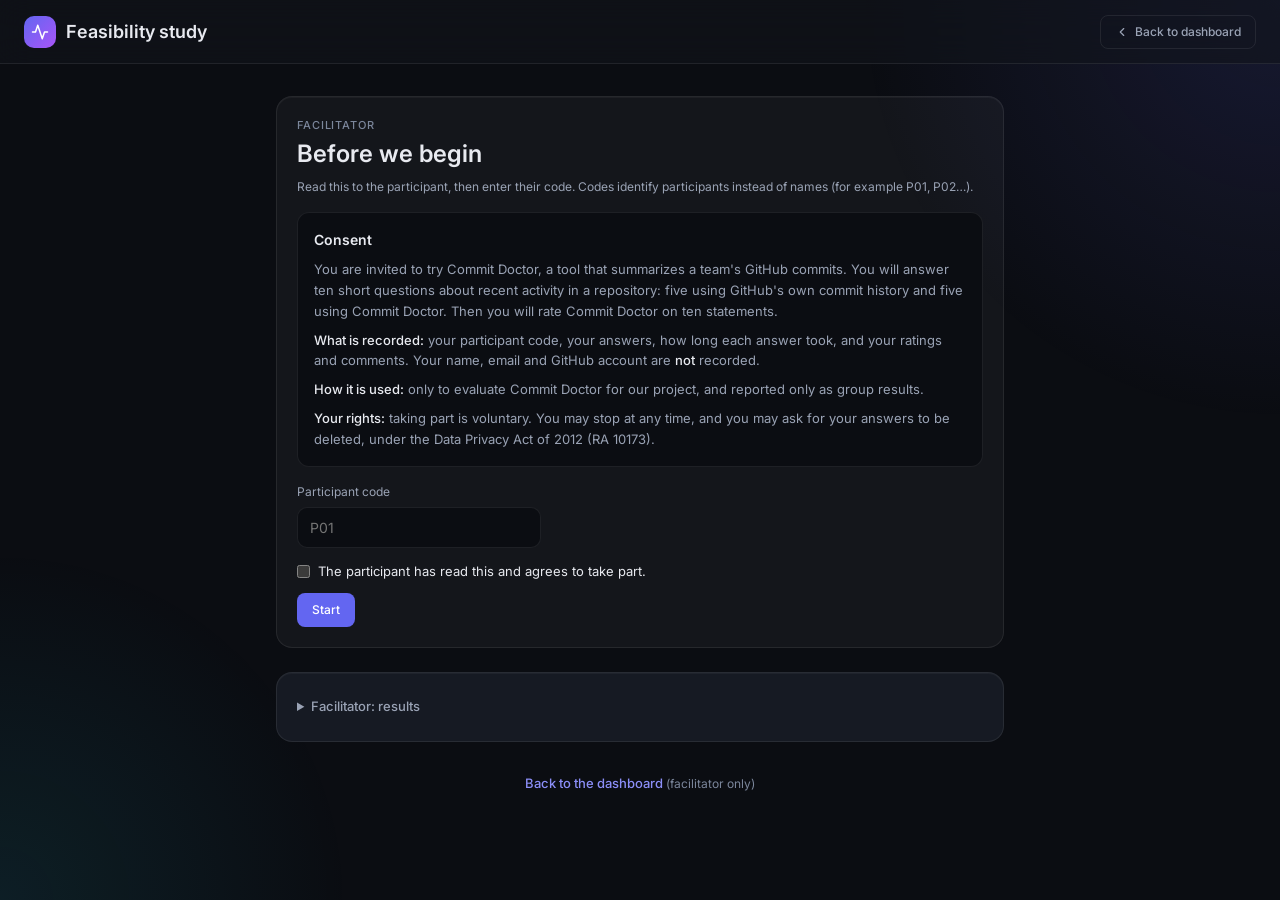
<file: public/study.html>
<!doctype html>
<html lang="en">
<head>
<meta charset="utf-8">
<meta name="viewport" content="width=device-width, initial-scale=1">
<title>Feasibility study · Commit Doctor</title>
<link rel="icon" href="data:image/svg+xml,%3Csvg xmlns='http://www.w3.org/2000/svg' viewBox='0 0 24 24'%3E%3Cpath d='M22 12h-4l-3 9L9 3l-3 9H2' fill='none' stroke='%236366F1' stroke-width='2.4' stroke-linecap='round' stroke-linejoin='round'/%3E%3C/svg%3E">
<link rel="preconnect" href="https://fonts.googleapis.com">
<link rel="preconnect" href="https://fonts.gstatic.com" crossorigin>
<link href="https://fonts.googleapis.com/css2?family=Inter:wght@400;500;600&family=JetBrains+Mono&display=swap" rel="stylesheet">
<link rel="stylesheet" href="css/styles.css">
</head>
<body>
  <!-- No dashboard navigation here, so participants in the GitHub-only part aren't shown Commit Doctor. -->
  <header class="study-top">
    <div class="logo"><span class="logo-tile"><svg class="ic" width="18" height="18" viewBox="0 0 24 24" fill="none" stroke="currentColor" stroke-width="2" stroke-linecap="round" stroke-linejoin="round" aria-hidden="true"><path d="M22 12h-4l-3 9L9 3l-3 9H2"/></svg></span><span class="name">Feasibility study</span></div>
    <span class="spacer"></span>
    <span class="pill" id="progress" style="--c:#6366F1" aria-live="polite" hidden></span>
    <a class="btn" href="index.html" id="back-link"><svg class="ic" width="14" height="14" viewBox="0 0 24 24" fill="none" stroke="currentColor" stroke-width="2" stroke-linecap="round" stroke-linejoin="round" aria-hidden="true"><path d="M15 6l-6 6 6 6"/></svg> Back to dashboard</a>
  </header>

  <main class="study-main">
    <!-- 1. Facilitator: participant code and consent -->
    <section class="card" id="screen-start">
      <p class="eyebrow">Facilitator</p>
      <h1 class="study-title">Before we begin</h1>
      <p class="hint">Read this to the participant, then enter their code. Codes identify participants instead of names (for example P01, P02…).</p>
      <div class="consent" id="consent-text">
        <h2>Consent</h2>
        <p>You are invited to try Commit Doctor, a tool that summarizes a team's GitHub commits. You will answer ten short questions about recent activity in a repository: five using GitHub's own commit history and five using Commit Doctor. Then you will rate Commit Doctor on ten statements.</p>
        <p><strong>What is recorded:</strong> your participant code, your answers, how long each answer took, and your ratings and comments. Your name, email and GitHub account are <strong>not</strong> recorded.</p>
        <p><strong>How it is used:</strong> only to evaluate Commit Doctor for our project, and reported only as group results.</p>
        <p><strong>Your rights:</strong> taking part is voluntary. You may stop at any time, and you may ask for your answers to be deleted, under the Data Privacy Act of 2012 (RA 10173).</p>
      </div>
      <form id="start-form" novalidate>
        <div class="field" style="max-width:220px"><label for="code-input">Participant code</label><input type="text" id="code-input" maxlength="16" autocomplete="off" spellcheck="false" placeholder="P01"></div>
        <label class="check"><input type="checkbox" id="consent-input"> The participant has read this and agrees to take part.</label>
        <div class="dialog-actions" style="justify-content:flex-start"><button type="submit" class="btn btn-primary">Start</button></div>
        <p class="form-error" id="start-error" role="alert" hidden></p>
      </form>
    </section>

    <!-- 2. Instructions for one part -->
    <section class="card" id="screen-block" hidden>
      <p class="eyebrow" id="block-eyebrow"></p>
      <h1 class="study-title" id="block-title"></h1>
      <p class="lead" id="block-text"></p>
      <p><a class="btn" id="block-link" target="_blank" rel="noopener"></a></p>
      <p class="hint" style="margin-top:12px">Keep that tab open next to this one. Each question is timed from when it appears, so take your time but don't wait between them.</p>
      <div class="dialog-actions" style="justify-content:flex-start;margin-top:16px"><button type="button" class="btn btn-primary" id="block-start">Show the first question</button></div>
    </section>

    <!-- 3. One question at a time -->
    <section class="card" id="screen-task" hidden>
      <p class="eyebrow" id="task-eyebrow"></p>
      <form id="task-form" novalidate>
        <h1 class="study-q" id="task-prompt"></h1>
        <div id="task-input"></div>
        <p class="hint" id="task-reminder"></p>
        <div class="dialog-actions" style="justify-content:flex-start;margin-top:16px"><button type="submit" class="btn btn-primary" id="task-next" disabled>Next</button></div>
        <p class="form-error" id="task-error" role="alert" hidden></p>
      </form>
    </section>

    <!-- 4. SUS questionnaire -->
    <section class="card" id="screen-sus" hidden>
      <p class="eyebrow">Last step</p>
      <h1 class="study-title">About Commit Doctor</h1>
      <p class="hint">How much do you agree with each statement? Answer quickly; your first reaction is best.</p>
      <form id="sus-form" novalidate>
        <ol class="sus" id="sus-items"></ol>
        <div class="field"><label for="c-helped">What helped you most in Commit Doctor?</label><textarea id="c-helped" rows="2" maxlength="2000"></textarea></div>
        <div class="field"><label for="c-confusing">What was confusing or missing?</label><textarea id="c-confusing" rows="2" maxlength="2000"></textarea></div>
        <div class="field"><label for="c-other">Anything else?</label><textarea id="c-other" rows="2" maxlength="2000"></textarea></div>
        <div class="dialog-actions" style="justify-content:flex-start"><button type="submit" class="btn btn-primary">Finish</button></div>
        <p class="form-error" id="sus-error" role="alert" hidden></p>
      </form>
    </section>

    <!-- 5. Done -->
    <section class="card" id="screen-done" hidden>
      <h1 class="study-title">Thank you!</h1>
      <p class="lead">That's everything. Please hand the device back to the facilitator.</p>
      <div class="dialog-actions" style="justify-content:flex-start"><button type="button" class="btn" id="next-participant">Start the next participant</button></div>
    </section>

    <!-- Facilitator results -->
    <section class="card solid">
      <details class="disclosure" id="results">
        <summary>Facilitator: results</summary>
        <p class="form-error" id="results-error" role="alert" hidden style="margin-top:12px"></p>
        <div id="results-body" class="section-gap" style="margin-top:12px"><p class="note">Open to load. Needs the admin token if one is set.</p></div>
      </details>
    </section>
    <p class="footnote" id="back-foot"><a class="link" href="index.html">Back to the dashboard</a> (facilitator only)</p>
  </main>

  <div class="toast" id="toast" role="status" aria-live="polite" hidden></div>
  <script src="js/api.js"></script>
  <script src="js/study.js"></script>
</body>
</html>
</file>
<file: public/css/styles.css>
/* Commit Doctor (ComDoc). Dark mode by default.
   Tokens mirror the Figma file. --fog is lightened slightly from the Figma value (#5F6980)
   so small muted text reaches WCAG AA contrast. */
:root {
  --void: #0B0D12; --graphite: #11141B; --slate: #161A23;
  --frost: rgba(255,255,255,.04); --hair: rgba(255,255,255,.08);
  --snow: #E8EAF0; --mist: #9AA3B5; --fog: #7B869B;
  --indigo: #6366F1; --cyan: #22D3EE; --violet: #A855F7; --violet-text: #C084FC;
  --sky: #60A5FA; --amber: #F59E0B; --coral: #F87171; --mint: #34D399;
  --aurora: linear-gradient(135deg, #6366F1, #A855F7, #22D3EE);
  --mono: 'JetBrains Mono', ui-monospace, SFMono-Regular, Menlo, Consolas, monospace;
}
* { box-sizing: border-box; margin: 0; }
html { color-scheme: dark; }
body {
  font: 14px/1.5 Inter, system-ui, -apple-system, 'Segoe UI', Roboto, sans-serif;
  background: var(--void); color: var(--snow); min-height: 100vh; -webkit-font-smoothing: antialiased;
}
body::before {
  content: ""; position: fixed; inset: 0; z-index: -1; pointer-events: none;
  background:
    radial-gradient(600px 600px at 100% 0, rgba(99,102,241,.14), transparent 70%),
    radial-gradient(500px 500px at 0 100%, rgba(34,211,238,.09), transparent 70%);
}
a { color: inherit; text-decoration: none; }
button, input, select { font: inherit; color: inherit; }
button { background: none; border: 0; cursor: pointer; }
:focus-visible { outline: 2px solid var(--cyan); outline-offset: 2px; }
[hidden] { display: none !important; }
.visually-hidden { position: absolute; width: 1px; height: 1px; overflow: hidden; clip: rect(0 0 0 0); white-space: nowrap; }
.ic { flex: none; }
code, .mono { font-family: var(--mono); }

/* ---------- App shell ---------- */
.app { display: grid; grid-template-columns: 240px minmax(0, 1fr); min-height: 100vh; }
.sidebar {
  position: sticky; top: 0; height: 100vh; display: flex; flex-direction: column; gap: 4px;
  padding: 20px 12px; background: var(--graphite); border-right: 1px solid var(--hair);
}
.logo { display: flex; align-items: center; gap: 10px; padding: 0 8px 20px; font-size: 18px; font-weight: 600; }
.logo-tile { width: 32px; height: 32px; border-radius: 10px; background: linear-gradient(135deg, var(--indigo), var(--violet)); display: grid; place-items: center; color: #fff; }
.nav-item { display: flex; align-items: center; gap: 12px; padding: 10px 12px; border-radius: 10px; color: var(--mist); font-weight: 500; }
.nav-item:hover { background: rgba(255,255,255,.04); color: var(--snow); }
.nav-item[aria-current="page"] { background: rgba(99,102,241,.14); color: var(--snow); box-shadow: inset 3px 0 0 var(--indigo); }
.nav-item[aria-current="page"] .ic { color: var(--indigo); }
.nav-item.is-disabled { opacity: .5; cursor: not-allowed; }
.nav-item.is-disabled:hover { background: none; color: var(--mist); }
.nav-item .badge, .nav-item .soon { margin-left: auto; }
.soon { font-size: 10px; letter-spacing: .06em; text-transform: uppercase; color: var(--fog); }
.sidebar-foot { margin-top: auto; display: grid; gap: 12px; }
.account { display: flex; align-items: center; gap: 10px; padding: 4px; }
.account small { display: block; color: var(--fog); font-size: 11px; }
.main { min-width: 0; }
.topbar {
  position: sticky; top: 0; z-index: 20; display: flex; align-items: center; gap: 12px; height: 64px; padding: 0 24px;
  background: rgba(17,20,27,.6); backdrop-filter: blur(16px); -webkit-backdrop-filter: blur(16px); border-bottom: 1px solid var(--hair);
}
.select-wrap { position: relative; display: flex; align-items: center; background: var(--slate); border: 1px solid var(--hair); border-radius: 10px; color: var(--mist); }
.select-wrap .ic { position: absolute; left: 10px; pointer-events: none; }
.select-wrap select { appearance: none; background: none; border: 0; padding: 8px 12px 8px 34px; font-weight: 500; color: var(--snow); border-radius: 10px; cursor: pointer; }
.select-wrap select option { background: var(--slate); }
.search { display: flex; align-items: center; gap: 8px; width: 360px; max-width: 100%; height: 38px; padding: 0 12px; background: var(--frost); border: 1px solid var(--hair); border-radius: 10px; color: var(--fog); }
.search input { flex: 1; min-width: 0; background: none; border: 0; outline: 0; color: var(--snow); }
.search input::placeholder { color: var(--fog); }
.search:focus-within { border-color: var(--indigo); }
.kbd { font: 11px var(--mono); padding: 1px 6px; border-radius: 6px; background: rgba(154,163,181,.14); color: var(--mist); }
.spacer { flex: 1; }
.icon-btn { position: relative; width: 38px; height: 38px; display: grid; place-items: center; border-radius: 10px; color: var(--mist); }
.icon-btn:hover { background: rgba(255,255,255,.05); color: var(--snow); }
.dot-unread { position: absolute; top: 8px; right: 9px; width: 8px; height: 8px; border-radius: 50%; background: var(--coral); box-shadow: 0 0 0 2px var(--graphite); }
.content { max-width: 1264px; margin: 0 auto; padding: 32px; display: grid; gap: 24px; }
.page-head { display: flex; align-items: flex-end; justify-content: space-between; gap: 16px; flex-wrap: wrap; }
.page-head h1 { font-size: 28px; line-height: 1.2; font-weight: 600; }
.page-head p { color: var(--mist); margin-top: 4px; }
.crumbs { display: flex; align-items: center; gap: 6px; color: var(--mist); font-size: 13px; }
.crumbs a:hover { color: var(--snow); }
.seg { display: inline-flex; padding: 3px; border: 1px solid var(--hair); border-radius: 10px; background: var(--frost); }
.seg button { padding: 6px 14px; border-radius: 8px; font-size: 12px; font-weight: 500; color: var(--mist); }
.seg button[aria-pressed="true"] { background: rgba(99,102,241,.25); color: var(--snow); }

/* ---------- Primitives ---------- */
.card { background: var(--frost); border: 1px solid var(--hair); border-radius: 16px; padding: 20px; box-shadow: inset 0 1px 0 rgba(255,255,255,.04); min-width: 0; }
.card.solid { background: var(--slate); }
.glass { backdrop-filter: blur(16px); -webkit-backdrop-filter: blur(16px); }
.card h2 { font-size: 16px; font-weight: 600; }
.card-head { display: flex; align-items: center; justify-content: space-between; gap: 12px; flex-wrap: wrap; margin-bottom: 12px; }
.sub { color: var(--mist); font-size: 12px; }
.note { font-size: 11px; color: var(--fog); }
.pill { display: inline-flex; align-items: center; padding: 2px 10px; border-radius: 999px; font-size: 11px; font-weight: 500; white-space: nowrap;
  background: color-mix(in srgb, var(--c, var(--mist)) 14%, transparent); color: var(--c, var(--mist)); }
.pill.mono { font-family: var(--mono); }
.avatar { width: var(--s, 28px); height: var(--s, 28px); border-radius: 50%; background: var(--c); color: var(--ink, #0B0D12);
  display: inline-grid; place-items: center; font-size: calc(var(--s, 28px) * .4); font-weight: 600; flex: none; }
.stack { display: flex; }
.stack .avatar + .avatar { margin-left: -6px; }
.stack .avatar { box-shadow: 0 0 0 2px var(--void); }
.tile { width: 32px; height: 32px; border-radius: 50%; display: grid; place-items: center; flex: none;
  background: color-mix(in srgb, var(--c) 14%, transparent); color: var(--c); }
.btn { padding: 7px 14px; border: 1px solid var(--hair); border-radius: 8px; font-size: 12px; font-weight: 500; color: var(--mist); display: inline-flex; align-items: center; gap: 6px; }
.btn:hover { background: rgba(255,255,255,.05); color: var(--snow); }
.btn-primary { background: var(--indigo); border-color: transparent; color: #fff; }
.btn-primary:hover { background: #5558e6; color: #fff; }
.link { color: #8B8EF7; font-weight: 500; font-size: 13px; }
.link:hover { text-decoration: underline; }
.add { color: var(--sky); }
.del { color: var(--violet-text); }
.cols { display: grid; gap: 16px; align-items: start; }
.cols-feed { grid-template-columns: minmax(0, 1fr) 360px; }
.cols-wide { grid-template-columns: minmax(0, 1fr) 440px; }
.cols-commit { grid-template-columns: minmax(0, 1fr) 420px; }
.cols-2 { grid-template-columns: 1fr 1fr; }
.cols-stretch { align-items: stretch; }

/* ---------- Repo rail + stats ---------- */
.rail { display: grid; grid-template-columns: repeat(auto-fit, minmax(240px, 1fr)); gap: 16px; }
.repo { display: grid; gap: 6px; padding: 16px; }
.repo-top { display: flex; justify-content: space-between; align-items: center; }
.repo-top strong { font-size: 16px; font-weight: 600; }
.repo-lang { display: flex; align-items: center; gap: 6px; color: var(--mist); font-size: 12px; }
.repo-lang i { width: 8px; height: 8px; border-radius: 50%; background: var(--c); }
.status-dot { width: 10px; height: 10px; border-radius: 50%; background: var(--mint); box-shadow: 0 0 8px rgba(52,211,153,.6); }
.status-dot.warn { background: var(--amber); box-shadow: 0 0 8px rgba(245,158,11,.6); }
.repo-add { border: 1px dashed rgba(255,255,255,.22); border-radius: 16px; display: grid; place-items: center; align-content: center; gap: 6px; color: var(--mist); font-weight: 500; min-height: 96px; }
.repo-add:hover { background: var(--frost); color: var(--snow); }
.stats { display: grid; grid-template-columns: repeat(4, minmax(0, 1fr)); gap: 16px; }
.stat-label { font-size: 11px; letter-spacing: .06em; text-transform: uppercase; color: var(--mist); font-weight: 500; }
.stat-row { display: flex; justify-content: space-between; align-items: center; gap: 8px; margin: 8px 0; }
.stat-value { font-size: 24px; font-weight: 600; line-height: 1.2; }

/* ---------- AI summary ---------- */
.ai { position: relative; padding: 24px; border-radius: 16px; background: linear-gradient(rgba(99,102,241,.1), rgba(99,102,241,.06)), rgba(11,13,18,.6); }
.ai::before { content: ""; position: absolute; inset: 0; padding: 1px; border-radius: inherit; background: var(--aurora); pointer-events: none;
  -webkit-mask: linear-gradient(#000 0 0) content-box, linear-gradient(#000 0 0); -webkit-mask-composite: xor; mask-composite: exclude; }
.ai-title { display: flex; gap: 8px; align-items: center; flex-wrap: wrap; }
.ai-title h2 { font-size: 16px; }
.ai-icon { color: var(--violet); }
.ai p { font-size: 15px; line-height: 24px; margin: 12px 0; }
.ai p.lead { font-size: 20px; line-height: 28px; font-weight: 600; }
.ai p.note, .ai p.hint { font-size: 12px; line-height: 1.6; margin: 8px 0 0; }
.ai-foot { display: flex; gap: 8px; align-items: center; flex-wrap: wrap; }

/* ---------- Feed / notifications / files / people ---------- */
.day { font-size: 11px; letter-spacing: .08em; text-transform: uppercase; color: var(--fog); margin: 14px 8px 0; }
.feed-item { display: flex; gap: 12px; padding: 14px 8px; border-radius: 12px; align-items: flex-start; }
.feed-item:hover { background: rgba(255,255,255,.03); }
.node { width: 10px; height: 10px; border-radius: 50%; background: var(--c); margin-top: 8px; flex: none; }
.fi-body { display: grid; gap: 4px; min-width: 0; flex: 1; }
.fi-body strong { font-weight: 600; }
.raw { font: 12px var(--mono); color: var(--fog); overflow: hidden; text-overflow: ellipsis; white-space: nowrap; }
.meta { display: flex; gap: 10px; align-items: center; flex-wrap: wrap; font-size: 12px; color: var(--mist); }
.fi-go { opacity: 0; align-self: center; color: var(--mist); transition: opacity .15s; }
.feed-item:hover .fi-go, .feed-item:focus-visible .fi-go { opacity: 1; }
.notif { display: flex; gap: 12px; align-items: center; padding: 10px 0; }
.notif b { font-weight: 500; display: block; }
.notif small { color: var(--mist); font-size: 12px; }
.notif .time { margin-left: auto; color: var(--fog); font-size: 12px; white-space: nowrap; }
.notif .unread-dot { width: 8px; height: 8px; border-radius: 50%; background: var(--indigo); flex: none; }
.notif-list.roomy .notif { padding: 14px 0; border-top: 1px solid var(--hair); }
.file-row { display: grid; grid-template-columns: minmax(120px, 200px) minmax(0, 1fr) 28px; gap: 12px; align-items: center; padding: 6px 0; }
.file-row code { font-size: 13px; overflow: hidden; text-overflow: ellipsis; white-space: nowrap; }
.track { height: 6px; border-radius: 3px; background: rgba(255,255,255,.06); overflow: hidden; }
.track i { display: block; height: 100%; width: var(--w); border-radius: 3px; background: linear-gradient(90deg, var(--indigo), var(--cyan)); }
.count { font-size: 12px; color: var(--mist); text-align: right; }
.person { display: flex; align-items: center; gap: 10px; padding: 6px 0; }
.person .areas { margin-left: auto; display: flex; gap: 6px; flex-wrap: wrap; justify-content: flex-end; }

/* ---------- Tabs, chips ---------- */
.tabs { display: flex; gap: 6px; flex-wrap: wrap; }
.tabs.pills button { padding: 6px 14px; border-radius: 8px; color: var(--mist); font-weight: 500; font-size: 13px; }
.tabs.pills button[aria-selected="true"] { background: rgba(99,102,241,.25); color: var(--snow); }
.tabs.underline { gap: 24px; border-bottom: 1px solid var(--hair); }
.tabs.underline button { padding: 0 2px 10px; margin-bottom: -1px; color: var(--mist); font-weight: 500; border-bottom: 2px solid transparent; }
.tabs.underline button[aria-selected="true"] { color: var(--snow); border-color: var(--indigo); }
.chips { display: flex; gap: 8px; flex-wrap: wrap; }
.chip { padding: 5px 12px; border-radius: 999px; font-size: 12px; font-weight: 500; background: rgba(154,163,181,.12); color: var(--mist); }
.chip[aria-pressed="true"] { background: rgba(99,102,241,.22); color: var(--snow); }

/* ---------- Repository + commit details ---------- */
.info-row { display: flex; gap: 10px; align-items: center; flex-wrap: wrap; margin: 12px 0; color: var(--mist); font-size: 12px; }
.langbar { display: flex; height: 6px; border-radius: 3px; overflow: hidden; margin: 12px 0 6px; }
.langbar i { flex: var(--p); background: var(--c); }
.chart { width: 100%; height: auto; display: block; }
.legend { display: flex; gap: 14px; font-size: 11px; color: var(--mist); margin-top: 4px; }
.legend i { display: inline-block; width: 8px; height: 8px; border-radius: 2px; margin-right: 6px; background: var(--c); }
.treemap { display: grid; grid-template-columns: repeat(6, 1fr); grid-auto-rows: 44px; gap: 4px; }
.tm { grid-column: span var(--cs); grid-row: span var(--rs); padding: 10px; border-radius: 8px; display: flex; flex-direction: column; gap: 2px; overflow: hidden;
  background: color-mix(in srgb, var(--c) 22%, transparent); border: 1px solid color-mix(in srgb, var(--c) 40%, transparent); }
.tm b { font-size: 12px; font-weight: 500; }
.tm span { font-size: 11px; color: var(--mist); white-space: nowrap; overflow: hidden; text-overflow: ellipsis; }
.codeblock { font: 13px/1.6 var(--mono); color: var(--mist); background: var(--void); border: 1px solid var(--hair); border-radius: 10px; padding: 16px; white-space: pre-wrap; overflow-wrap: anywhere; position: relative; }
.big { font-size: 24px; font-weight: 600; line-height: 1.2; }
.split { display: flex; height: 10px; border-radius: 6px; overflow: hidden; background: rgba(255,255,255,.06); }
.split i { flex: var(--p); background: var(--c); }
.table-wrap { overflow-x: auto; }
.table { width: 100%; border-collapse: collapse; min-width: 560px; }
.table th { font-size: 11px; letter-spacing: .06em; text-transform: uppercase; color: var(--fog); text-align: left; font-weight: 500; padding: 8px; }
.table td { padding: 10px 8px; border-top: 1px solid var(--hair); vertical-align: middle; font-size: 13px; }
.table code { font-size: 13px; }
.digest ul { list-style: none; display: grid; gap: 6px; margin: 8px 0 12px; padding: 0; color: var(--mist); }
.digest li::before { content: "•"; margin-right: 8px; color: var(--fog); }
.digest p { line-height: 22px; }
.stack-col { display: grid; gap: 16px; }
.empty { color: var(--mist); padding: 24px 0; text-align: center; }
.footnote { text-align: center; color: var(--fog); font-size: 12px; padding: 8px 0 0; }

/* ---------- Toast + dialog ---------- */
.toast { position: fixed; left: 50%; bottom: 24px; transform: translateX(-50%); background: var(--slate); border: 1px solid var(--hair); padding: 10px 16px; border-radius: 10px; font-size: 13px; box-shadow: 0 8px 30px rgba(0,0,0,.5); z-index: 100; max-width: calc(100% - 32px); }
dialog { background: var(--slate); color: var(--snow); border: 1px solid var(--hair); border-radius: 16px; padding: 24px; max-width: 420px; width: calc(100% - 32px); margin: auto; }
dialog::backdrop { background: rgba(0,0,0,.6); backdrop-filter: blur(4px); }
dialog h2 { font-size: 18px; margin-bottom: 4px; }
.field { display: grid; gap: 6px; margin: 14px 0; }
.field label { font-size: 12px; color: var(--mist); }
.field input { background: var(--void); border: 1px solid var(--hair); border-radius: 10px; padding: 9px 12px; }
.field input:focus { outline: 2px solid var(--indigo); border-color: transparent; }
.dialog-actions { display: flex; justify-content: flex-end; gap: 8px; margin-top: 8px; }

/* ---------- Commit Doctor additions (forms, day picker, views, study) ---------- */
.btn:disabled, .btn[aria-disabled="true"] { opacity: .5; cursor: not-allowed; }
.btn-danger { color: var(--coral); border-color: color-mix(in srgb, var(--coral) 40%, transparent); }
.btn-danger:hover { background: color-mix(in srgb, var(--coral) 12%, transparent); color: var(--coral); }
.text-btn { color: #8B8EF7; font-weight: 500; font-size: 12px; padding: 0; }
.text-btn:hover { text-decoration: underline; }
.text-btn:disabled { color: var(--fog); text-decoration: none; cursor: default; }
.field select, .field textarea, .input { background: var(--void); border: 1px solid var(--hair); border-radius: 10px; padding: 9px 12px; color: var(--snow); width: 100%; }
.field textarea { resize: vertical; }
.input:focus, .field select:focus, .field textarea:focus { outline: 2px solid var(--indigo); border-color: transparent; }
.field-row { display: flex; gap: 8px; align-items: center; flex-wrap: wrap; }
.field-row .input { flex: 1; min-width: 160px; width: auto; }
.choice { border: 0; padding: 0; margin: 14px 0; display: grid; gap: 8px; }
.choice legend { font-size: 12px; color: var(--mist); margin-bottom: 6px; }
.choice label { display: flex; gap: 8px; align-items: flex-start; font-size: 13px; cursor: pointer; }
.choice input { margin-top: 3px; accent-color: var(--indigo); }
.hint { color: var(--mist); font-size: 12px; line-height: 1.6; }
.hint code, .note code, p code, li code, dd code { font-size: 12px; background: rgba(255,255,255,.06); padding: 1px 5px; border-radius: 4px; overflow-wrap: anywhere; }
.form-error { color: var(--coral); font-size: 12px; margin-top: 8px; }
.steps { padding-left: 20px; display: grid; gap: 4px; color: var(--mist); font-size: 13px; margin: 8px 0; }
.steps a, .hint a, .note a, .lead a { color: #8B8EF7; }
details.disclosure > summary { cursor: pointer; color: var(--mist); font-size: 13px; font-weight: 500; padding: 4px 0; }
details.disclosure[open] > summary { margin-bottom: 8px; }
.kv { display: grid; grid-template-columns: max-content minmax(0, 1fr); gap: 6px 16px; font-size: 13px; margin: 8px 0; }
.kv dt { color: var(--mist); }
.kv dd { margin: 0; min-width: 0; display: flex; gap: 8px; align-items: center; flex-wrap: wrap; }
dialog.wide { max-width: 560px; }

/* status line with a coloured dot */
.status-line { display: flex; gap: 10px; align-items: flex-start; font-size: 13px; line-height: 1.6; }
.status-line .status-dot { margin-top: 6px; flex: none; }
/* The text takes the room it needs; the buttons drop below it on narrow screens. */
.status-line { flex-wrap: wrap; }
.status-line > div:not(.field-row) { flex: 1 1 260px; min-width: 0; }
.status-line > .field-row { flex: 0 0 auto; }
@media (max-width: 640px) { .status-line > .field-row { flex-basis: 100%; padding-left: 18px; } }
.status-dot.bad { background: var(--coral); box-shadow: 0 0 8px rgba(248,113,113,.6); }
.status-dot.idle { background: var(--fog); box-shadow: none; }

/* day picker */
.daynav { display: inline-flex; align-items: center; gap: 4px; padding: 3px; border: 1px solid var(--hair); border-radius: 10px; background: var(--frost); }
.daynav button { width: 30px; height: 30px; border-radius: 8px; color: var(--mist); display: grid; place-items: center; }
.daynav button:hover:not(:disabled) { background: rgba(255,255,255,.06); color: var(--snow); }
.daynav button:disabled { opacity: .35; cursor: default; }
.daynav input { background: none; border: 0; color: var(--snow); font: 500 13px Inter, system-ui, sans-serif; padding: 4px 6px; color-scheme: dark; }
.daynav .today { width: auto; padding: 0 10px; font-size: 12px; font-weight: 500; }
.head-actions { display: flex; gap: 12px; align-items: center; flex-wrap: wrap; }

/* stat cards */
.stat-value small { font-size: 13px; font-weight: 500; color: var(--mist); margin-left: 4px; }
.stat .trend-up { color: var(--mint); }
.stat .trend-down { color: var(--amber); }

/* commits-per-day bars (each day is a button) */
.daybars { display: grid; grid-template-columns: repeat(var(--n), minmax(0, 1fr)); gap: 4px; align-items: end; height: 140px; }
.daybar { height: 100%; display: flex; flex-direction: column; justify-content: flex-end; align-items: center; gap: 4px; border-radius: 6px; padding: 2px 0; }
.daybar:hover { background: rgba(255,255,255,.03); }
.daybar i { display: block; width: min(22px, 80%); min-height: 2px; height: var(--h); border-radius: 4px 4px 2px 2px; background: var(--indigo); opacity: .55; }
.daybar[aria-pressed="true"] i { opacity: 1; background: linear-gradient(var(--violet), var(--indigo)); }
.daybar[aria-pressed="true"] { background: rgba(99,102,241,.1); }
.daybar b { font-size: 10px; font-weight: 500; color: var(--mist); }
.daybar-scale { display: grid; grid-template-columns: repeat(var(--n), minmax(0, 1fr)); gap: 4px; margin-top: 6px; font-size: 10px; color: var(--fog); text-align: center; }
.daybar-scale span { position: relative; }
.daybar-scale .saved::after { content: ""; position: absolute; left: 50%; bottom: -6px; width: 4px; height: 4px; margin-left: -2px; border-radius: 50%; background: var(--mint); }

/* digest view */
.digest-list { list-style: none; padding: 0; margin: 0 0 16px; display: grid; gap: 8px; }
.digest-list li { display: flex; gap: 10px; line-height: 1.6; }
.digest-list li::before { content: ""; width: 6px; height: 6px; border-radius: 50%; background: var(--fog); margin-top: 9px; flex: none; }
.digest-list li[data-tone="bad"]::before { background: var(--amber); }
.digest-list li[data-tone="ok"]::before { background: var(--mint); }
.tiles { display: grid; grid-template-columns: repeat(4, minmax(0, 1fr)); gap: 12px; margin-bottom: 16px; }
.tile-box { background: var(--void); border: 1px solid var(--hair); border-radius: 12px; padding: 12px; display: grid; gap: 2px; }
.tile-box b { font-size: 20px; font-weight: 600; }
.tile-box span { font-size: 11px; color: var(--mist); }
.flag-item { display: flex; gap: 12px; align-items: flex-start; padding: 10px 0; border-top: 1px solid var(--hair); }
.flag-item:first-child { border-top: 0; }
.flag-item b { display: block; font-weight: 500; }
.flag-item small { color: var(--mist); font-size: 12px; }

/* team view */
.people { display: grid; grid-template-columns: repeat(auto-fill, minmax(240px, 1fr)); gap: 12px; }
.person-card { background: var(--void); border: 1px solid var(--hair); border-radius: 12px; padding: 14px; display: grid; gap: 10px; }
.person-card.idle { opacity: .75; }
.person-head { display: flex; gap: 10px; align-items: center; }
.person-head .who { min-width: 0; flex: 1; }
.person-head .who b { display: block; font-weight: 600; overflow: hidden; text-overflow: ellipsis; white-space: nowrap; }
.person-head .who small { color: var(--fog); font-size: 11px; }
.person-num { display: flex; align-items: baseline; gap: 6px; }
.person-num b { font-size: 24px; font-weight: 600; }
.person-num span { color: var(--mist); font-size: 12px; }
.person-meta { font-size: 12px; color: var(--mist); display: flex; flex-wrap: wrap; gap: 4px 10px; }

/* timeline view */
.hours { display: grid; grid-template-columns: repeat(24, minmax(0, 1fr)); gap: 3px; align-items: end; height: 90px; }
.hours i { display: block; min-height: 2px; border-radius: 3px 3px 1px 1px; background: linear-gradient(var(--cyan), var(--indigo)); }
.hours i[data-n="0"] { background: rgba(255,255,255,.06); }
.hour-scale { display: flex; justify-content: space-between; font-size: 10px; color: var(--fog); margin: 6px 0 16px; }
.period { font-size: 11px; letter-spacing: .08em; text-transform: uppercase; color: var(--fog); margin: 16px 8px 0; font-weight: 500; }
.period span { text-transform: none; letter-spacing: 0; }

/* intent tags */
.intent.unsure { opacity: .75; border: 1px dashed color-mix(in srgb, var(--c) 50%, transparent); }

/* feedback */
.feedback { display: flex; align-items: center; gap: 8px; flex-wrap: wrap; font-size: 12px; color: var(--mist); padding-top: 12px; margin-top: 12px; border-top: 1px solid var(--hair); }
.fb-btn { width: 32px; height: 32px; border-radius: 8px; border: 1px solid var(--hair); }
.fb-btn:hover { background: rgba(255,255,255,.05); }
.fb-btn[aria-pressed="true"] { background: rgba(99,102,241,.25); border-color: transparent; }

/* tables in the system log */
.log-table { width: 100%; border-collapse: collapse; font-size: 12px; }
.log-table th { text-align: left; font-weight: 500; color: var(--fog); padding: 6px 8px; font-size: 11px; text-transform: uppercase; letter-spacing: .05em; white-space: nowrap; }
.log-table td { padding: 8px; border-top: 1px solid var(--hair); vertical-align: top; }
.log-table td.wrap { overflow-wrap: anywhere; min-width: 160px; }
.section-gap { display: grid; gap: 24px; }

/* repository list rows */
.repo-row { display: flex; gap: 12px; align-items: center; padding: 12px 0; border-top: 1px solid var(--hair); flex-wrap: wrap; }
.repo-row:first-child { border-top: 0; }
.repo-row .grow { flex: 1; min-width: 180px; display: grid; gap: 2px; }
.repo-row .grow strong { font-weight: 600; overflow-wrap: anywhere; }
button.card.repo { text-align: left; width: 100%; }
button.card.repo:hover { background: rgba(255,255,255,.06); }
.card.repo[aria-current="true"] { border-color: var(--indigo); box-shadow: inset 0 0 0 1px var(--indigo); }

/* study (standalone, no sidebar) */
.study-top { position: sticky; top: 0; z-index: 20; display: flex; align-items: center; gap: 12px; height: 64px; padding: 0 24px; background: rgba(17,20,27,.6); backdrop-filter: blur(16px); -webkit-backdrop-filter: blur(16px); border-bottom: 1px solid var(--hair); }
.study-top .logo { padding: 0; }
.study-main { max-width: 760px; margin: 0 auto; padding: 32px 16px 64px; display: grid; gap: 24px; }
.eyebrow { font-size: 11px; letter-spacing: .08em; text-transform: uppercase; color: var(--fog); font-weight: 500; }
.study-title { font-size: 24px; line-height: 1.3; font-weight: 600; margin: 4px 0 8px; }
.study-q { font-size: 20px; line-height: 1.4; font-weight: 600; margin: 8px 0 16px; }
.lead { font-size: 15px; line-height: 1.6; margin: 8px 0 16px; }
.consent { background: var(--void); border: 1px solid var(--hair); border-radius: 12px; padding: 16px; margin: 16px 0; display: grid; gap: 8px; font-size: 13px; line-height: 1.6; color: var(--mist); }
.consent h2 { font-size: 14px; color: var(--snow); }
.consent strong { color: var(--snow); font-weight: 500; }
.check { display: flex; gap: 8px; align-items: flex-start; font-size: 13px; margin: 12px 0; cursor: pointer; }
.check input { margin-top: 3px; accent-color: var(--indigo); }
.answers label { padding: 10px 12px; border: 1px solid var(--hair); border-radius: 10px; background: var(--void); }
.answers label:has(input:checked) { border-color: var(--indigo); background: rgba(99,102,241,.12); }
.sus { list-style: none; padding: 0; display: grid; gap: 12px; margin: 16px 0; counter-reset: sus; }
.sus-item { border: 1px solid var(--hair); border-radius: 12px; padding: 14px; background: var(--void); }
.sus-item legend { font-size: 13px; line-height: 1.5; padding: 0 4px; }
.scale { display: grid; grid-template-columns: repeat(5, minmax(0, 1fr)); gap: 6px; margin-top: 10px; }
.scale label { display: grid; justify-items: center; gap: 2px; padding: 8px 4px; border-radius: 8px; border: 1px solid var(--hair); cursor: pointer; text-align: center; }
.scale label:has(input:checked) { border-color: var(--indigo); background: rgba(99,102,241,.18); }
.scale input { position: absolute; opacity: 0; pointer-events: none; }
.scale label:has(input:focus-visible) { outline: 2px solid var(--cyan); outline-offset: 2px; }
.scale span { font-weight: 600; }
.scale small { font-size: 10px; color: var(--mist); line-height: 1.3; }

/* ---------- Responsive ---------- */
/* "?" explanations */
.help { display: inline-grid; place-items: center; width: 16px; height: 16px; margin-left: 6px; border-radius: 50%; border: 1px solid var(--hair);
  background: var(--frost); color: var(--mist); font-size: 10px; font-weight: 600; line-height: 1; padding: 0; vertical-align: 1px; cursor: help; flex: none; position: relative; }
.help:hover, .help:focus-visible { color: var(--snow); border-color: var(--indigo); }
.help::before { content: ''; position: absolute; inset: -8px; } /* bigger tap target */
.help-tip { position: fixed; z-index: 70; max-width: min(300px, calc(100vw - 16px)); padding: 10px 12px; border-radius: 10px; background: #0B0D12;
  border: 1px solid var(--hair); box-shadow: 0 8px 24px rgba(0,0,0,.45); font-size: 12px; line-height: 1.55; color: var(--snow); font-weight: 400;
  text-transform: none; letter-spacing: 0; pointer-events: none; }
/* Day picker: a readable label; the native calendar opens from it */
.daypick { position: relative; display: inline-flex; }
.daynav .daypick button { width: auto; display: inline-flex; align-items: center; gap: 6px; padding: 0 10px; min-height: 32px; color: var(--snow); font-size: 13px; font-weight: 500; white-space: nowrap; }
.daypick input { position: absolute; inset: 0; opacity: 0; pointer-events: none; width: 100%; color-scheme: dark; }
.daypick input.show { position: static; opacity: 1; pointer-events: auto; width: auto; }
.daybar-scale span { white-space: nowrap; overflow: visible; }
/* First-run explainer */
.intro { display: grid; grid-template-columns: repeat(auto-fit, minmax(200px, 1fr)); gap: 16px; }
.intro h3 { font-size: 13px; font-weight: 600; margin-bottom: 4px; }
.intro p { font-size: 12px; color: var(--mist); line-height: 1.55; }

/* Guided tour (js/tour.js) */
.tour-shade { position: fixed; inset: 0; z-index: 80; background: transparent; }
.tour-shade.dim { background: rgba(5,6,10,.68); }
.tour-spot { position: fixed; z-index: 81; border-radius: 14px; pointer-events: none; box-shadow: 0 0 0 9999px rgba(5,6,10,.68), 0 0 0 2px var(--indigo); transition: left .2s, top .2s, width .2s, height .2s; }
.tour-pop { position: fixed; z-index: 82; width: min(380px, calc(100vw - 32px)); padding: 18px 20px 16px; border-radius: 16px; background: var(--slate);
  border: 1px solid rgba(99,102,241,.45); box-shadow: 0 18px 48px rgba(0,0,0,.55); }
.tour-pop.center { left: 50% !important; top: 50% !important; transform: translate(-50%, -50%); width: min(440px, calc(100vw - 32px)); }
.tour-pop h2 { font-size: 16px; font-weight: 600; margin: 6px 0 8px; }
.tour-pop p { font-size: 13px; line-height: 1.6; color: var(--mist); }
.tour-pop .tour-note { margin-top: 10px; padding: 8px 10px; border-radius: 8px; background: var(--frost); border: 1px dashed var(--hair); font-size: 12px; }
.tour-head { display: flex; align-items: center; justify-content: space-between; }
.tour-count { font-size: 11px; letter-spacing: .06em; text-transform: uppercase; color: var(--fog); }
.tour-x { width: 28px; height: 28px; border-radius: 8px; color: var(--mist); font-size: 18px; line-height: 1; margin: -6px -8px 0 0; }
.tour-x:hover { background: rgba(255,255,255,.06); color: var(--snow); }
.tour-progress { height: 3px; border-radius: 2px; background: rgba(255,255,255,.08); margin: 14px 0 12px; overflow: hidden; }
.tour-progress i { display: block; height: 100%; background: var(--aurora); }
.tour-actions { display: flex; align-items: center; gap: 8px; flex-wrap: wrap; }
.tour-actions .spacer { flex: 1; }
.tour-offer { position: fixed; z-index: 75; right: 24px; bottom: 24px; display: flex; gap: 12px; width: min(340px, calc(100vw - 32px)); padding: 16px; border-radius: 14px;
  background: var(--slate); border: 1px solid rgba(99,102,241,.45); box-shadow: 0 14px 40px rgba(0,0,0,.5); }
.tour-offer b { font-weight: 600; }
.tour-offer p { font-size: 12px; color: var(--mist); line-height: 1.55; margin: 4px 0 10px; }
.tour-offer .note { margin: 10px 0 0; }
.tour-offer-icon { flex: none; width: 34px; height: 34px; border-radius: 10px; display: grid; place-items: center; color: #fff; background: var(--indigo); }
button.nav-item { width: 100%; text-align: left; font: inherit; font-weight: 500; }
@media (max-width: 640px) {
  .tour-pop:not(.center) { left: 12px !important; right: 12px; top: auto !important; bottom: 72px; width: auto; }
  .tour-offer { right: 12px; left: 12px; bottom: 72px; width: auto; }
  button.nav-item { width: auto; }
}
@media (prefers-reduced-motion: reduce) { .tour-spot { transition: none; } }

/* Analytics */
.an-chart { margin-top: 8px; overflow: visible; }
.an-chart text { font-family: inherit; font-variant-numeric: tabular-nums; }
.hit { cursor: crosshair; }
.hit.on { fill: rgba(255,255,255,.05); }
.an-legend { flex-wrap: wrap; row-gap: 6px; margin: 2px 0 4px; }
.an-legend i.ln { width: 14px; height: 2px; border-radius: 1px; vertical-align: middle; }
.an-legend i.dt { border-radius: 50%; }
.an-table { margin-top: 12px; }
.an-table table { min-width: 0; }
.an-tip { position: fixed; left: 0; top: 0; z-index: 60; pointer-events: none; max-width: 260px; padding: 8px 10px; border-radius: 8px;
  background: #0B0D12; border: 1px solid var(--hair); box-shadow: 0 8px 24px rgba(0,0,0,.4); font-size: 12px; line-height: 1.5; color: var(--mist); }
.an-tip b { display: block; color: var(--snow); font-weight: 500; }
.an-tip span { display: block; font-variant-numeric: tabular-nums; }
.an-people { display: grid; grid-template-columns: repeat(auto-fill, minmax(220px, 1fr)); gap: 12px; }
.an-person { display: grid; gap: 10px; padding: 14px; border: 1px solid var(--hair); border-radius: 12px; background: var(--frost); min-width: 0; }
.an-person .chart { height: 64px; }

@media (max-width: 1100px) {
  .cols-feed, .cols-wide, .cols-commit, .cols-2 { grid-template-columns: minmax(0, 1fr); }
  .stats, .tiles { grid-template-columns: repeat(2, minmax(0, 1fr)); }
}
@media (max-width: 900px) {
  .app { grid-template-columns: 72px minmax(0, 1fr); }
  .sidebar { padding: 20px 10px; align-items: center; }
  .nav-item .label, .logo .name, .sidebar-foot .text, .nav-item .badge, .soon, .btn-label { display: none; }
  .nav-item { justify-content: center; padding: 10px; }
  .logo { padding-bottom: 20px; }
  .search { display: none; }
}
@media (max-width: 640px) {
  .app { grid-template-columns: minmax(0, 1fr); }
  .sidebar { position: fixed; top: auto; bottom: 0; left: 0; right: 0; height: 60px; flex-direction: row; justify-content: space-around; padding: 6px; border-right: 0; border-top: 1px solid var(--hair); z-index: 30; }
  .logo, .sidebar-foot { display: none; }
  .content { padding: 20px 16px 88px; }
  .topbar { padding: 0 16px; }
  .stats { grid-template-columns: minmax(0, 1fr); }
  .scale small { display: none; }
  .daynav input { width: 120px; }
  .file-row { grid-template-columns: minmax(90px, 140px) minmax(0, 1fr) 24px; }
  .person { flex-wrap: wrap; }
  .person .areas { margin-left: 38px; justify-content: flex-start; }
}
@media (prefers-reduced-motion: reduce) { * { transition: none !important; animation: none !important; } }

/* Headings focused by script (study screens) shouldn't show a ring */
[tabindex="-1"]:focus { outline: none; }
</file>
